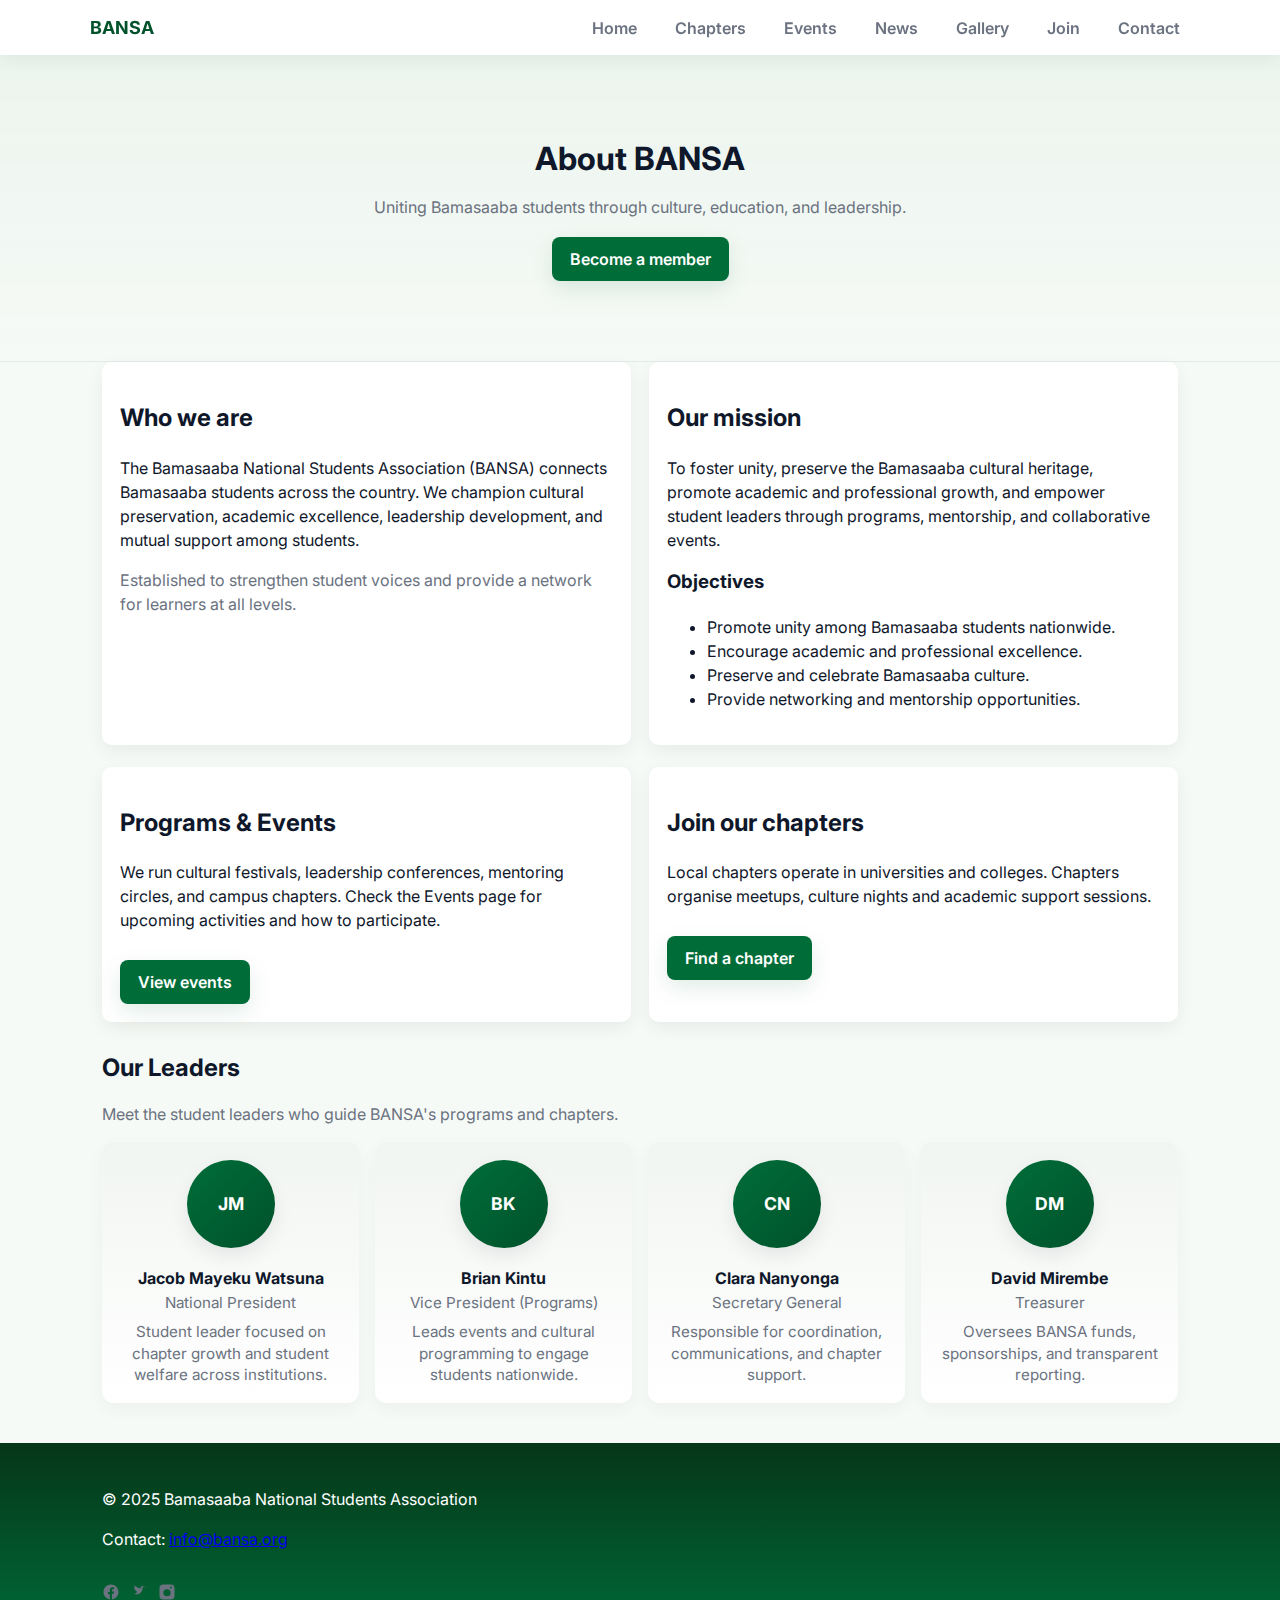
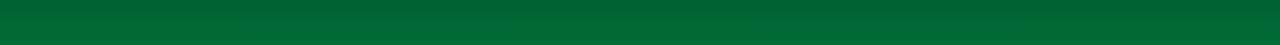
<file: about.html>
<!DOCTYPE html>
<html lang="en">
  <head>
    <meta charset="UTF-8" />
    <meta name="viewport" content="width=device-width, initial-scale=1.0" />
    <title>About | BANSA</title>
    <link rel="stylesheet" href="assets/css/style.css" />
  </head>
  <body>
    <header>
      <div class="container nav">
        <a href="index.html" class="logo">BANSA</a>
        <button class="nav-toggle" aria-label="Toggle navigation">
          <span class="hamburger" aria-hidden="true"></span>
        </button>
        <nav>
          <ul>
            <li><a href="index.html">Home</a></li>
            <li><a href="chapters.html">Chapters</a></li>
            <li><a href="events.html">Events</a></li>
            <li><a href="news.html">News</a></li>
            <li><a href="gallery.html">Gallery</a></li>
            <li><a href="join.html">Join</a></li>
            <li><a href="contact.html">Contact</a></li>
          </ul>
        </nav>
      </div>
    </header>

    <section class="hero" aria-hidden="false">
      <div class="container">
        <h1>About BANSA</h1>
        <p class="muted">
          Uniting Bamasaaba students through culture, education, and leadership.
        </p>
        <a href="join.html" class="btn">Become a member</a>
      </div>
    </section>

    <section class="about" aria-label="About BANSA">
      <div class="container">
        <div class="grid">
          <div class="card">
            <h2>Who we are</h2>
            <p>
              The Bamasaaba National Students Association (BANSA) connects
              Bamasaaba students across the country. We champion cultural
              preservation, academic excellence, leadership development, and
              mutual support among students.
            </p>
            <p class="muted">
              Established to strengthen student voices and provide a network for
              learners at all levels.
            </p>
          </div>

          <div class="card">
            <h2>Our mission</h2>
            <p>
              To foster unity, preserve the Bamasaaba cultural heritage, promote
              academic and professional growth, and empower student leaders
              through programs, mentorship, and collaborative events.
            </p>
            <h3 style="margin-top: 12px">Objectives</h3>
            <ul>
              <li>Promote unity among Bamasaaba students nationwide.</li>
              <li>Encourage academic and professional excellence.</li>
              <li>Preserve and celebrate Bamasaaba culture.</li>
              <li>Provide networking and mentorship opportunities.</li>
            </ul>
          </div>
        </div>

        <div style="margin-top: 22px" class="grid">
          <div class="card">
            <h2>Programs & Events</h2>
            <p>
              We run cultural festivals, leadership conferences, mentoring
              circles, and campus chapters. Check the Events page for upcoming
              activities and how to participate.
            </p>
            <a
              class="btn"
              href="events.html"
              style="margin-top: 12px; display: inline-block"
              >View events</a
            >
          </div>

          <div class="card">
            <h2>Join our chapters</h2>
            <p>
              Local chapters operate in universities and colleges. Chapters
              organise meetups, culture nights and academic support sessions.
            </p>
            <a
              class="btn"
              href="chapters.html"
              style="margin-top: 12px; display: inline-block"
              >Find a chapter</a
            >
          </div>
        </div>

        <section class="team" aria-labelledby="leaders-heading">
          <div style="margin-top: 18px">
            <h2 id="leaders-heading">Our Leaders</h2>
            <p class="muted">Meet the student leaders who guide BANSA's programs and chapters.</p>
            <div class="team-grid">
              <div class="leader-card">
                <div class="leader-avatar" aria-hidden="true">JM</div>
                <div class="leader-name">Jacob Mayeku Watsuna</div>
                <div class="leader-role">National President</div>
                <div class="leader-bio">Student leader focused on chapter growth and student welfare across institutions.</div>
              </div>

              <div class="leader-card">
                <div class="leader-avatar" aria-hidden="true">BK</div>
                <div class="leader-name">Brian Kintu</div>
                <div class="leader-role">Vice President (Programs)</div>
                <div class="leader-bio">Leads events and cultural programming to engage students nationwide.</div>
              </div>

              <div class="leader-card">
                <div class="leader-avatar" aria-hidden="true">CN</div>
                <div class="leader-name">Clara Nanyonga</div>
                <div class="leader-role">Secretary General</div>
                <div class="leader-bio">Responsible for coordination, communications, and chapter support.</div>
              </div>

              <div class="leader-card">
                <div class="leader-avatar" aria-hidden="true">DM</div>
                <div class="leader-name">David Mirembe</div>
                <div class="leader-role">Treasurer</div>
                <div class="leader-bio">Oversees BANSA funds, sponsorships, and transparent reporting.</div>
              </div>
            </div>
          </div>
        </section>
        </div>
      </div>
    </section>

    <footer>
      <div class="container">
        <p>© 2025 Bamasaaba National Students Association</p>
        <p>
          Contact: <a href="mailto:info@bansa.org">info@bansa.org</a>
        </p>
        <p class="social-links" aria-label="Follow BANSA on social media">
          <a class="social-link" href="#" aria-label="BANSA on Facebook">
            <svg viewBox="0 0 24 24" aria-hidden="true"><path d="M22 12.07C22 6.48 17.52 2 11.93 2S2 6.48 2 12.07C2 17.1 5.66 21.21 10.44 21.95v-7.04H8.07v-2.8h2.37V9.41c0-2.34 1.4-3.63 3.55-3.63 1.03 0 2.1.18 2.1.18v2.31h-1.18c-1.16 0-1.52.72-1.52 1.46v1.75h2.58l-.41 2.8h-2.17V21.95C18.34 21.21 22 17.1 22 12.07z"/></svg>
          </a>
          <a class="social-link" href="#" aria-label="BANSA on Twitter">
            <svg viewBox="0 0 24 24" aria-hidden="true"><path d="M22 5.92c-.63.28-1.3.47-2.01.56.72-.43 1.27-1.11 1.53-1.92-.67.4-1.41.69-2.2.85C18.56 4.5 17.7 4 16.77 4c-1.44 0-2.61 1.17-2.61 2.61 0 .2.02.4.06.59C11.7 7.04 8.29 5.6 6.1 3.16c-.22.38-.35.82-.35 1.29 0 .89.45 1.67 1.13 2.13-.53-.02-1.03-.16-1.47-.4v.04c0 1.24.88 2.27 2.05 2.5-.21.06-.43.09-.66.09-.16 0-.32-.02-.47-.05.32 1 1.24 1.73 2.33 1.75C9.7 13.46 8 14.08 6.16 14.08c-.4 0-.79-.02-1.17-.07 1.16.75 2.54 1.19 4.02 1.19 4.83 0 7.47-4 7.47-7.47v-.34c.51-.37.95-.82 1.3-1.34-.47.21-.98.36-1.52.43.55-.33.96-.85 1.16-1.47z"/></svg>
          </a>
          <a class="social-link" href="#" aria-label="BANSA on Instagram">
            <svg viewBox="0 0 24 24" aria-hidden="true"><path d="M7 2h10a5 5 0 0 1 5 5v10a5 5 0 0 1-5 5H7a5 5 0 0 1-5-5V7a5 5 0 0 1 5-5zm5 6.2A4.8 4.8 0 1 0 16.8 13 4.8 4.8 0 0 0 12 8.2zm5.2-3.4a1.2 1.2 0 1 0 1.2 1.2 1.2 1.2 0 0 0-1.2-1.2z"/></svg>
          </a>
        </p>
      </div>
    </footer>
    <script src="assets/js/main.js"></script>
  </body>
</html>
</file>
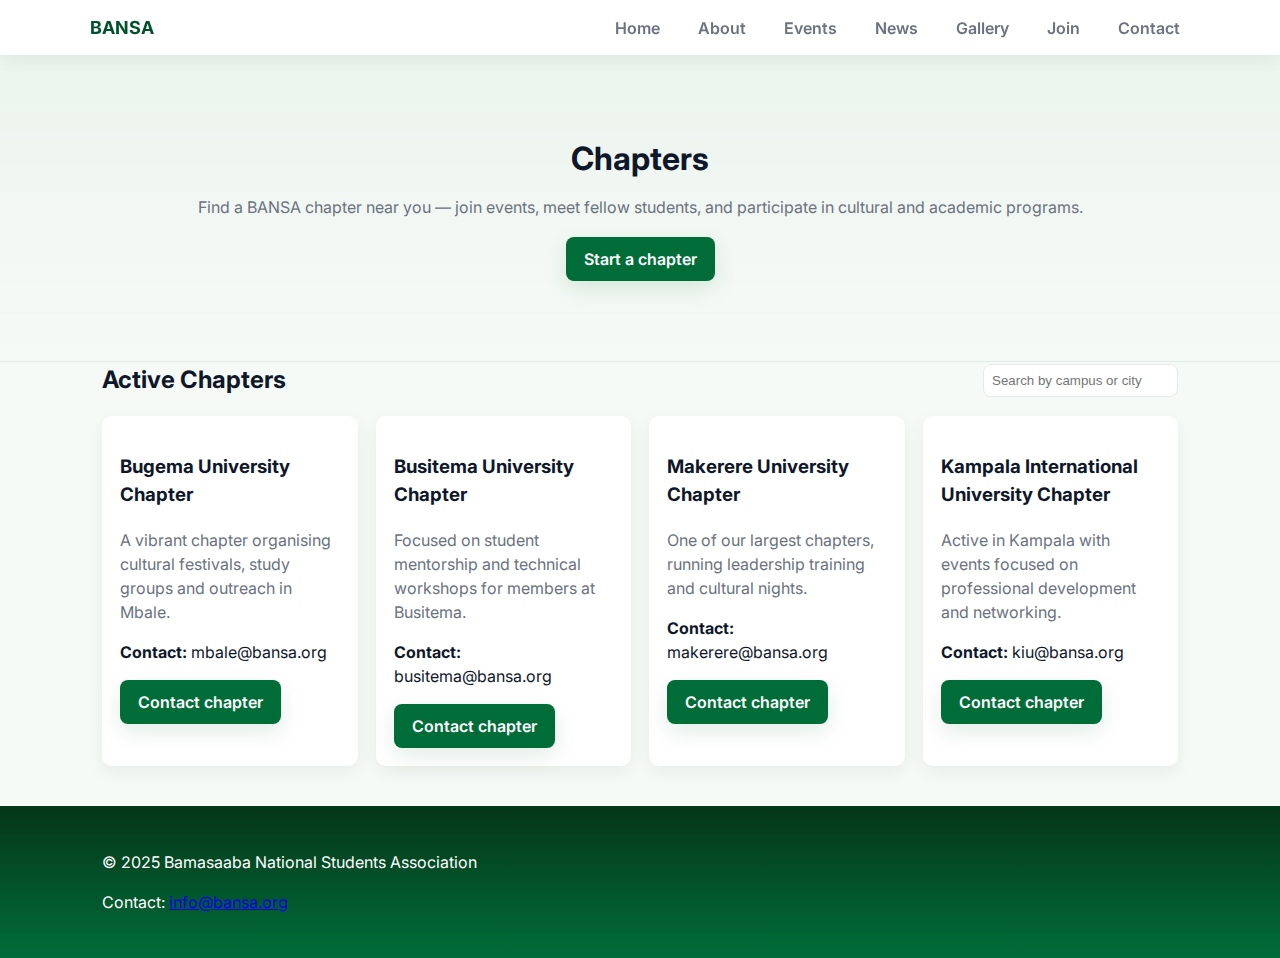
<file: chapters.html>
<!DOCTYPE html>
<html lang="en">
  <head>
    <meta charset="UTF-8" />
    <meta name="viewport" content="width=device-width, initial-scale=1.0" />
    <title>Chapters | BANSA</title>
    <link rel="stylesheet" href="assets/css/style.css" />
  </head>
  <body>
    <header>
      <div class="container nav">
        <a href="index.html" class="logo">BANSA</a>
        <button class="nav-toggle" aria-label="Toggle navigation">
          <span class="hamburger" aria-hidden="true"></span>
        </button>
        <nav>
          <ul>
            <li><a href="index.html">Home</a></li>
            <li><a href="about.html">About</a></li>
            <li><a href="events.html">Events</a></li>
            <li><a href="news.html">News</a></li>
            <li><a href="gallery.html">Gallery</a></li>
            <li><a href="join.html">Join</a></li>
            <li><a href="contact.html">Contact</a></li>
          </ul>
        </nav>
      </div>
    </header>

    <section class="hero">
      <div class="container">
        <h1>Chapters</h1>
        <p class="muted">
          Find a BANSA chapter near you — join events, meet fellow students, and
          participate in cultural and academic programs.
        </p>
        <a href="join.html" class="btn">Start a chapter</a>
      </div>
    </section>

    <section class="chapters" aria-label="Chapters list">
      <div class="container">
        <div
          style="
            display: flex;
            align-items: center;
            justify-content: space-between;
            gap: 12px;
            flex-wrap: wrap;
          "
        >
          <h2 style="margin: 0">Active Chapters</h2>
          <div>
            <label class="sr-only" for="chapter-search">Search chapters</label>
            <input
              id="chapter-search"
              type="search"
              placeholder="Search by campus or city"
              style="
                padding: 8px;
                border-radius: 8px;
                border: 1px solid #e6e9ef;
              "
            />
          </div>
        </div>

        <div class="grid" style="margin-top: 18px">
          <article class="card" data-chapter="Mbale">
            <h3>Bugema University Chapter</h3>
            <p class="muted">
              A vibrant chapter organising cultural festivals, study groups and
              outreach in Mbale.
            </p>
            <p style="margin-top: 8px">
              <strong>Contact:</strong> mbale@bansa.org
            </p>
            <div
              style="
                margin-top: 12px;
                display: flex;
                gap: 8px;
                align-items: center;
              "
            >
              <a class="btn" href="contact.html">Contact chapter</a>
            </div>
          </article>

          <article class="card" data-chapter="Busitema">
            <h3>Busitema University Chapter</h3>
            <p class="muted">
              Focused on student mentorship and technical workshops for members
              at Busitema.
            </p>
            <p style="margin-top: 8px">
              <strong>Contact:</strong> busitema@bansa.org
            </p>
            <div
              style="
                margin-top: 12px;
                display: flex;
                gap: 8px;
                align-items: center;
              "
            >
              <a class="btn" href="contact.html">Contact chapter</a>
            </div>
          </article>

          <article class="card" data-chapter="Makerere">
            <h3>Makerere University Chapter</h3>
            <p class="muted">
              One of our largest chapters, running leadership training and
              cultural nights.
            </p>
            <p style="margin-top: 8px">
              <strong>Contact:</strong> makerere@bansa.org
            </p>
            <div
              style="
                margin-top: 12px;
                display: flex;
                gap: 8px;
                align-items: center;
              "
            >
              <a class="btn" href="contact.html">Contact chapter</a>
            </div>
          </article>

          <article class="card" data-chapter="KIU">
            <h3>Kampala International University Chapter</h3>
            <p class="muted">
              Active in Kampala with events focused on professional development
              and networking.
            </p>
            <p style="margin-top: 8px">
              <strong>Contact:</strong> kiu@bansa.org
            </p>
            <div
              style="
                margin-top: 12px;
                display: flex;
                gap: 8px;
                align-items: center;
              "
            >
              <a class="btn" href="contact.html">Contact chapter</a>
            </div>
          </article>
        </div>
      </div>
    </section>

    <footer>
      <div class="container">
        <p>© 2025 Bamasaaba National Students Association</p>
        <p>Contact: <a href="mailto:info@bansa.org">info@bansa.org</a></p>
      </div>
    </footer>
    <script src="assets/js/main.js"></script>
  </body>
</html>
</file>
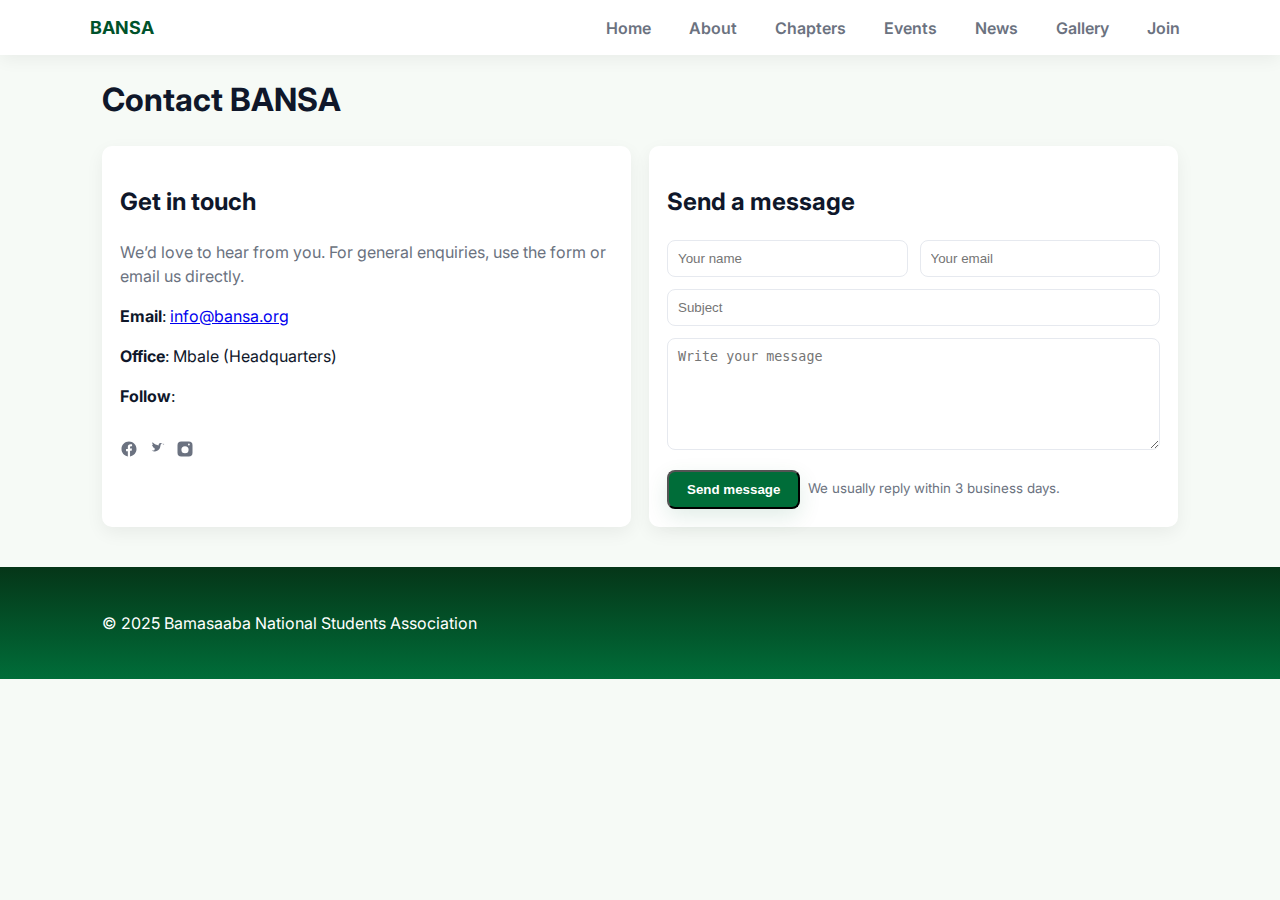
<file: contact.html>
<!DOCTYPE html>
<html lang="en">
  <head>
    <meta charset="UTF-8" />
    <meta name="viewport" content="width=device-width, initial-scale=1.0" />
    <title>Contact | BANSA</title>
    <link rel="stylesheet" href="assets/css/style.css" />
  </head>
  <body>
    <header>
      <div class="container nav">
        <a href="index.html" class="logo">BANSA</a>
        <button class="nav-toggle" aria-label="Toggle navigation">
          <span class="hamburger" aria-hidden="true"></span>
        </button>
        <nav>
          <ul>
            <li><a href="index.html">Home</a></li>
            <li><a href="about.html">About</a></li>
            <li><a href="chapters.html">Chapters</a></li>
            <li><a href="events.html">Events</a></li>
            <li><a href="news.html">News</a></li>
            <li><a href="gallery.html">Gallery</a></li>
            <li><a href="join.html">Join</a></li>
          </ul>
        </nav>
      </div>
    </header>

    <section class="contact" role="region" aria-label="Contact BANSA">
      <div class="container">
        <h1>Contact BANSA</h1>
        <div class="grid">
          <div class="card">
            <h2>Get in touch</h2>
            <p class="muted">
              We’d love to hear from you. For general enquiries, use the form or
              email us directly.
            </p>
            <p>
              <strong>Email</strong>:
              <a href="mailto:info@bansa.org">info@bansa.org</a>
            </p>
            <p><strong>Office</strong>: Mbale (Headquarters)</p>
            <p><strong>Follow</strong>:</p>
            <p class="social-links" aria-label="Follow BANSA on social media">
              <a class="social-link" href="#" aria-label="BANSA on Facebook">
                <svg viewBox="0 0 24 24" aria-hidden="true">
                  <path
                    d="M22 12.07C22 6.48 17.52 2 11.93 2S2 6.48 2 12.07C2 17.1 5.66 21.21 10.44 21.95v-7.04H8.07v-2.8h2.37V9.41c0-2.34 1.4-3.63 3.55-3.63 1.03 0 2.1.18 2.1.18v2.31h-1.18c-1.16 0-1.52.72-1.52 1.46v1.75h2.58l-.41 2.8h-2.17V21.95C18.34 21.21 22 17.1 22 12.07z"
                  />
                </svg>
              </a>
              <a class="social-link" href="#" aria-label="BANSA on Twitter">
                <svg viewBox="0 0 24 24" aria-hidden="true">
                  <path
                    d="M22 5.92c-.63.28-1.3.47-2.01.56.72-.43 1.27-1.11 1.53-1.92-.67.4-1.41.69-2.2.85C18.56 4.5 17.7 4 16.77 4c-1.44 0-2.61 1.17-2.61 2.61 0 .2.02.4.06.59C11.7 7.04 8.29 5.6 6.1 3.16c-.22.38-.35.82-.35 1.29 0 .89.45 1.67 1.13 2.13-.53-.02-1.03-.16-1.47-.4v.04c0 1.24.88 2.27 2.05 2.5-.21.06-.43.09-.66.09-.16 0-.32-.02-.47-.05.32 1 1.24 1.73 2.33 1.75C9.7 13.46 8 14.08 6.16 14.08c-.4 0-.79-.02-1.17-.07 1.16.75 2.54 1.19 4.02 1.19 4.83 0 7.47-4 7.47-7.47v-.34c.51-.37.95-.82 1.3-1.34-.47.21-.98.36-1.52.43.55-.33.96-.85 1.16-1.47z"
                  />
                </svg>
              </a>
              <a class="social-link" href="#" aria-label="BANSA on Instagram">
                <svg viewBox="0 0 24 24" aria-hidden="true">
                  <path
                    d="M7 2h10a5 5 0 0 1 5 5v10a5 5 0 0 1-5 5H7a5 5 0 0 1-5-5V7a5 5 0 0 1 5-5zm5 6.2A4.8 4.8 0 1 0 16.8 13 4.8 4.8 0 0 0 12 8.2zm5.2-3.4a1.2 1.2 0 1 0 1.2 1.2 1.2 1.2 0 0 0-1.2-1.2z"
                  />
                </svg>
              </a>
            </p>
          </div>

          <div class="card" aria-labelledby="contact-form-heading">
            <h2 id="contact-form-heading">Send a message</h2>
            <form id="contactForm" method="post" novalidate>
              <div style="display: flex; gap: 12px; flex-wrap: wrap">
                <label style="flex: 1 1 200px">
                  <span class="sr-only">Your name</span>
                  <input
                    name="name"
                    type="text"
                    placeholder="Your name"
                    required
                    style="
                      width: 100%;
                      padding: 10px;
                      border-radius: 8px;
                      border: 1px solid #e6e9ef;
                    "
                  />
                </label>
                <label style="flex: 1 1 200px">
                  <span class="sr-only">Your email</span>
                  <input
                    name="email"
                    type="email"
                    placeholder="Your email"
                    required
                    style="
                      width: 100%;
                      padding: 10px;
                      border-radius: 8px;
                      border: 1px solid #e6e9ef;
                    "
                  />
                </label>
              </div>
              <div style="margin-top: 12px">
                <input
                  name="subject"
                  type="text"
                  placeholder="Subject"
                  style="
                    width: 100%;
                    padding: 10px;
                    border-radius: 8px;
                    border: 1px solid #e6e9ef;
                  "
                />
              </div>
              <div style="margin-top: 12px">
                <label class="sr-only">Message</label>
                <textarea
                  name="message"
                  rows="6"
                  placeholder="Write your message"
                  required
                  style="
                    width: 100%;
                    padding: 10px;
                    border-radius: 8px;
                    border: 1px solid #e6e9ef;
                  "
                ></textarea>
              </div>
              <div
                style="
                  margin-top: 14px;
                  display: flex;
                  gap: 8px;
                  align-items: center;
                "
              >
                <button type="submit" class="btn">Send message</button>
                <small class="muted"
                  >We usually reply within 3 business days.</small
                >
              </div>
            </form>
          </div>
        </div>
      </div>
    </section>

    <footer>
      <div class="container">
        <p>© 2025 Bamasaaba National Students Association</p>
      </div>
    </footer>
    <script src="assets/js/main.js"></script>
  </body>
</html>
</file>
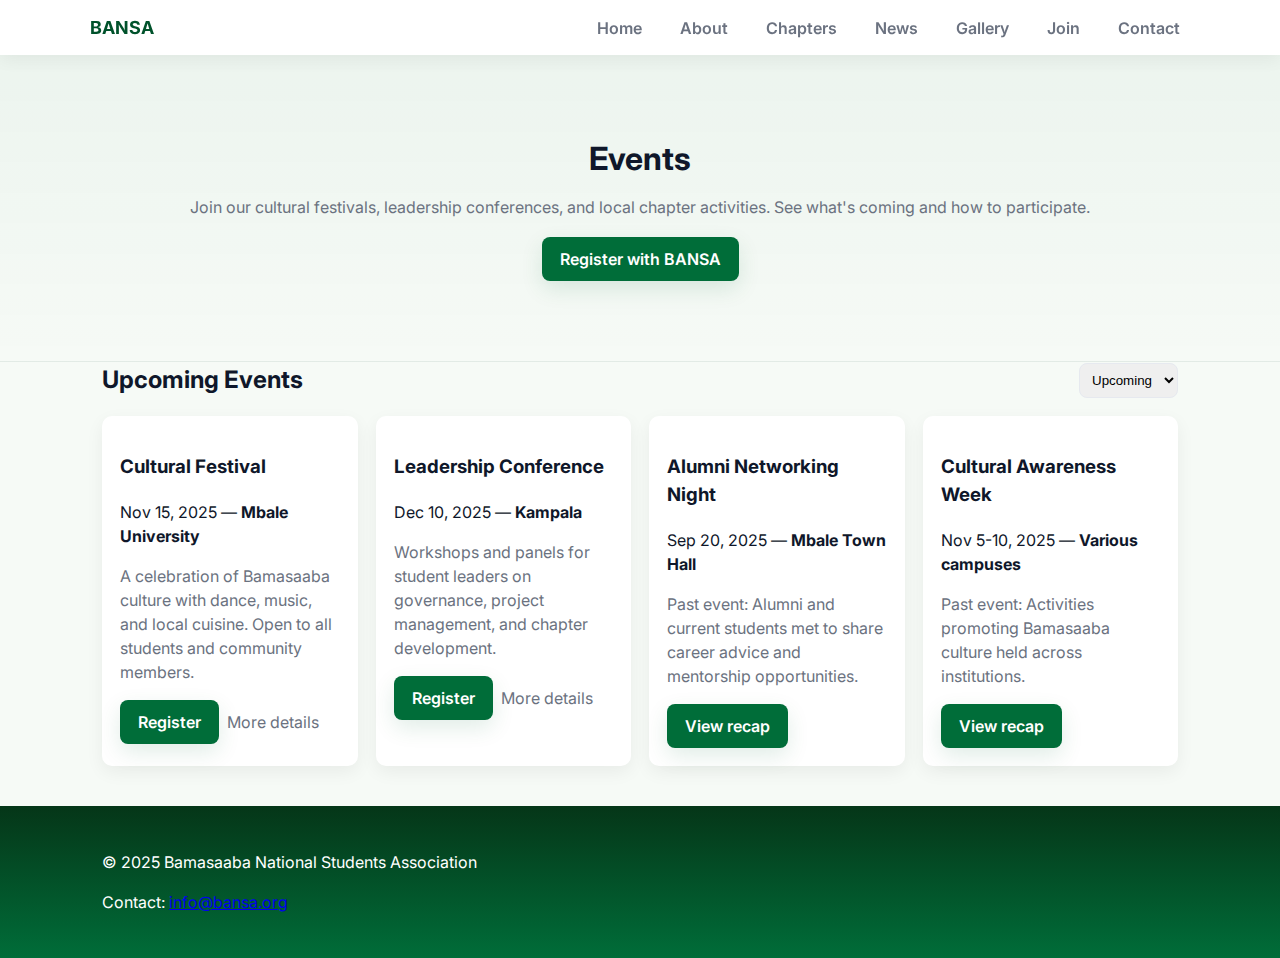
<file: events.html>
<!DOCTYPE html>
<html lang="en">
  <head>
    <meta charset="UTF-8" />
    <meta name="viewport" content="width=device-width, initial-scale=1.0" />
    <title>Events | BANSA</title>
    <link rel="stylesheet" href="assets/css/style.css" />
  </head>
  <body>
    <header>
      <div class="container nav">
        <a href="index.html" class="logo">BANSA</a>
        <button class="nav-toggle" aria-label="Toggle navigation">
          <span class="hamburger" aria-hidden="true"></span>
        </button>
        <nav>
          <ul>
            <li><a href="index.html">Home</a></li>
            <li><a href="about.html">About</a></li>
            <li><a href="chapters.html">Chapters</a></li>
            <li><a href="news.html">News</a></li>
            <li><a href="gallery.html">Gallery</a></li>
            <li><a href="join.html">Join</a></li>
            <li><a href="contact.html">Contact</a></li>
          </ul>
        </nav>
      </div>
    </header>

    <section class="hero">
      <div class="container">
        <h1>Events</h1>
        <p class="muted">
          Join our cultural festivals, leadership conferences, and local chapter
          activities. See what's coming and how to participate.
        </p>
        <a href="join.html" class="btn">Register with BANSA</a>
      </div>
    </section>

    <section class="events" aria-label="Events list">
      <div class="container">
        <div
          style="
            display: flex;
            align-items: center;
            justify-content: space-between;
            gap: 12px;
            flex-wrap: wrap;
          "
        >
          <h2 style="margin: 0">Upcoming Events</h2>
          <div>
            <label class="sr-only" for="filter">Filter events</label>
            <select
              id="filter"
              name="filter"
              style="
                padding: 8px;
                border-radius: 8px;
                border: 1px solid #e6e9ef;
              "
            >
              <option value="all">All events</option>
              <option value="upcoming" selected>Upcoming</option>
              <option value="past">Past</option>
            </select>
          </div>
        </div>

        <div class="grid" style="margin-top: 18px">
          <article class="card" aria-labelledby="evt1">
            <h3 id="evt1">Cultural Festival</h3>
            <p>
              <time datetime="2025-11-15">Nov 15, 2025</time> —
              <strong>Mbale University</strong>
            </p>
            <p class="muted">
              A celebration of Bamasaaba culture with dance, music, and local
              cuisine. Open to all students and community members.
            </p>
            <div
              style="
                margin-top: 12px;
                display: flex;
                gap: 8px;
                align-items: center;
              "
            >
              <a class="btn" href="join.html">Register</a>
              <a href="#" style="color: var(--muted); text-decoration: none"
                >More details</a
              >
            </div>
          </article>

          <article class="card" aria-labelledby="evt2">
            <h3 id="evt2">Leadership Conference</h3>
            <p>
              <time datetime="2025-12-10">Dec 10, 2025</time> —
              <strong>Kampala</strong>
            </p>
            <p class="muted">
              Workshops and panels for student leaders on governance, project
              management, and chapter development.
            </p>
            <div
              style="
                margin-top: 12px;
                display: flex;
                gap: 8px;
                align-items: center;
              "
            >
              <a class="btn" href="join.html">Register</a>
              <a href="#" style="color: var(--muted); text-decoration: none"
                >More details</a
              >
            </div>
          </article>

          <article class="card" aria-labelledby="evt3">
            <h3 id="evt3">Alumni Networking Night</h3>
            <p>
              <time datetime="2025-09-20">Sep 20, 2025</time> —
              <strong>Mbale Town Hall</strong>
            </p>
            <p class="muted">
              Past event: Alumni and current students met to share career advice
              and mentorship opportunities.
            </p>
            <div
              style="
                margin-top: 12px;
                display: flex;
                gap: 8px;
                align-items: center;
              "
            >
              <a class="btn" href="events.html">View recap</a>
            </div>
          </article>

          <article class="card" aria-labelledby="evt4">
            <h3 id="evt4">Cultural Awareness Week</h3>
            <p>
              <time datetime="2025-11-05">Nov 5-10, 2025</time> —
              <strong>Various campuses</strong>
            </p>
            <p class="muted">
              Past event: Activities promoting Bamasaaba culture held across
              institutions.
            </p>
            <div
              style="
                margin-top: 12px;
                display: flex;
                gap: 8px;
                align-items: center;
              "
            >
              <a class="btn" href="events.html">View recap</a>
            </div>
          </article>
        </div>
      </div>
    </section>

    <footer>
      <div class="container">
        <p>© 2025 Bamasaaba National Students Association</p>
        <p>Contact: <a href="mailto:info@bansa.org">info@bansa.org</a></p>
      </div>
    </footer>
    <script src="assets/js/main.js"></script>
  </body>
</html>
</file>
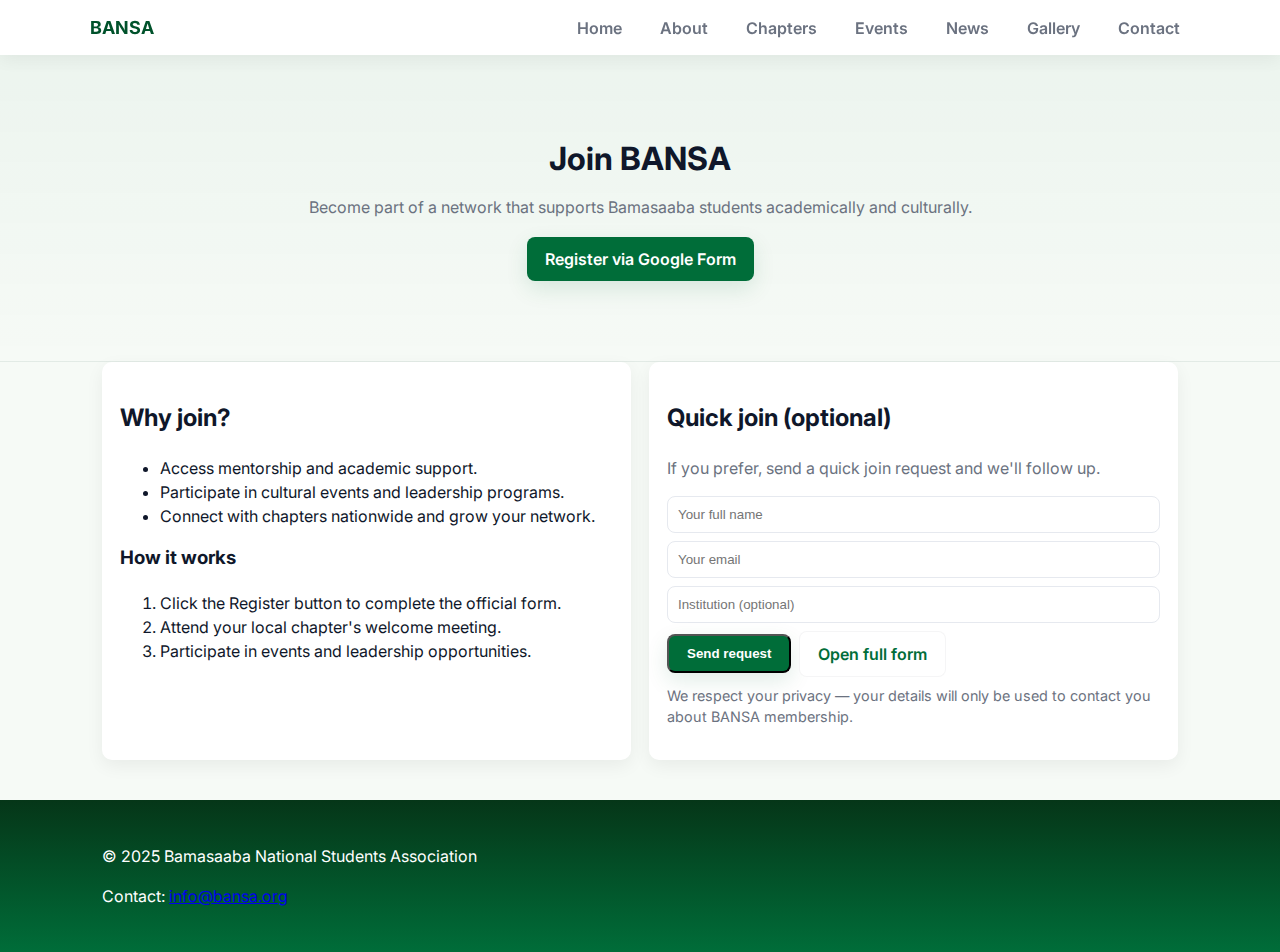
<file: join.html>
<!DOCTYPE html>
<html lang="en">
  <head>
    <meta charset="UTF-8" />
    <meta name="viewport" content="width=device-width, initial-scale=1.0" />
    <title>Join | BANSA</title>
    <link rel="stylesheet" href="assets/css/style.css" />
  </head>
  <body>
    <header>
      <div class="container nav">
        <a href="index.html" class="logo">BANSA</a>
        <button class="nav-toggle" aria-label="Toggle navigation">
          <span class="hamburger" aria-hidden="true"></span>
        </button>
        <nav>
          <ul>
            <li><a href="index.html">Home</a></li>
            <li><a href="about.html">About</a></li>
            <li><a href="chapters.html">Chapters</a></li>
            <li><a href="events.html">Events</a></li>
            <li><a href="news.html">News</a></li>
            <li><a href="gallery.html">Gallery</a></li>
            <li><a href="contact.html">Contact</a></li>
          </ul>
        </nav>
      </div>
    </header>

    <section class="hero">
      <div class="container">
        <h1>Join BANSA</h1>
        <p class="muted">
          Become part of a network that supports Bamasaaba students academically
          and culturally.
        </p>
        <a
          href="https://forms.gle/your-google-form-link"
          target="_blank"
          class="btn"
          >Register via Google Form</a
        >
      </div>
    </section>

    <section class="join" aria-label="Join BANSA">
      <div class="container">
        <div class="grid">
          <div class="card">
            <h2>Why join?</h2>
            <ul>
              <li>Access mentorship and academic support.</li>
              <li>Participate in cultural events and leadership programs.</li>
              <li>Connect with chapters nationwide and grow your network.</li>
            </ul>
            <h3 style="margin-top: 12px">How it works</h3>
            <ol>
              <li>Click the Register button to complete the official form.</li>
              <li>Attend your local chapter's welcome meeting.</li>
              <li>Participate in events and leadership opportunities.</li>
            </ol>
          </div>

          <div class="card">
            <h2>Quick join (optional)</h2>
            <p class="muted">
              If you prefer, send a quick join request and we'll follow up.
            </p>
            <!--
              Quick join form: if you want serverless submissions, set
              the `data-endpoint` attribute on the form to your Formspree
              endpoint (e.g. https://formspree.io/f/your-form-id) or any
              HTTP endpoint that accepts JSON. If left empty, the form will
              fall back to opening the user's email client (mailto).
            -->
            <form
              id="quickJoinForm"
              data-endpoint="https://formspree.io/f/xqawzpbq"
            >
              <label class="sr-only" for="q-name">Name</label>
              <input
                id="q-name"
                name="name"
                type="text"
                placeholder="Your full name"
                required
                style="
                  width: 100%;
                  padding: 10px;
                  border-radius: 8px;
                  border: 1px solid #e6e9ef;
                  margin-bottom: 8px;
                "
              />
              <label class="sr-only" for="q-email">Email</label>
              <input
                id="q-email"
                name="email"
                type="email"
                placeholder="Your email"
                required
                style="
                  width: 100%;
                  padding: 10px;
                  border-radius: 8px;
                  border: 1px solid #e6e9ef;
                  margin-bottom: 8px;
                "
              />
              <label class="sr-only" for="q-institution">Institution</label>
              <input
                id="q-institution"
                name="institution"
                type="text"
                placeholder="Institution (optional)"
                style="
                  width: 100%;
                  padding: 10px;
                  border-radius: 8px;
                  border: 1px solid #e6e9ef;
                  margin-bottom: 8px;
                "
              />
              <div style="display: flex; gap: 8px; align-items: center">
                <button type="submit" class="btn" id="quickJoinSubmit">
                  <span class="btn-text">Send request</span>
                  <span
                    class="loader"
                    aria-hidden="true"
                    style="display: none; margin-left: 8px"
                  ></span>
                </button>
                <a
                  href="https://forms.gle/your-google-form-link"
                  target="_blank"
                  class="btn"
                  style="
                    background: #fff;
                    color: var(--accent);
                    box-shadow: none;
                    border: 1px solid rgba(2, 6, 23, 0.04);
                  "
                  >Open full form</a
                >
              </div>
              <p
                id="quickJoinMsg"
                class="muted"
                style="margin-top: 10px; display: none"
              ></p>
            </form>
            <!-- Inline success modal (hidden by default). Shown on successful submission. -->
            <div
              id="joinModal"
              class="modal"
              role="dialog"
              aria-modal="true"
              aria-hidden="true"
            >
              <div class="modal-content" role="document">
                <button class="modal-close" aria-label="Close">×</button>
                <div class="modal-body">
                  <h3>Thank you!</h3>
                  <p class="modal-message">We'll be in touch soon.</p>
                  <div
                    style="
                      margin-top: 12px;
                      display: flex;
                      gap: 8px;
                      justify-content: flex-end;
                    "
                  >
                    <button class="btn modal-ok">Close</button>
                  </div>
                </div>
              </div>
            </div>
            <p style="margin-top: 8px; font-size: 0.9rem" class="muted">
              We respect your privacy — your details will only be used to
              contact you about BANSA membership.
            </p>
          </div>
        </div>
      </div>
    </section>

    <footer>
      <div class="container">
        <p>© 2025 Bamasaaba National Students Association</p>
        <p>Contact: <a href="mailto:info@bansa.org">info@bansa.org</a></p>
      </div>
    </footer>
    <script src="assets/js/main.js"></script>
  </body>
</html>
</file>
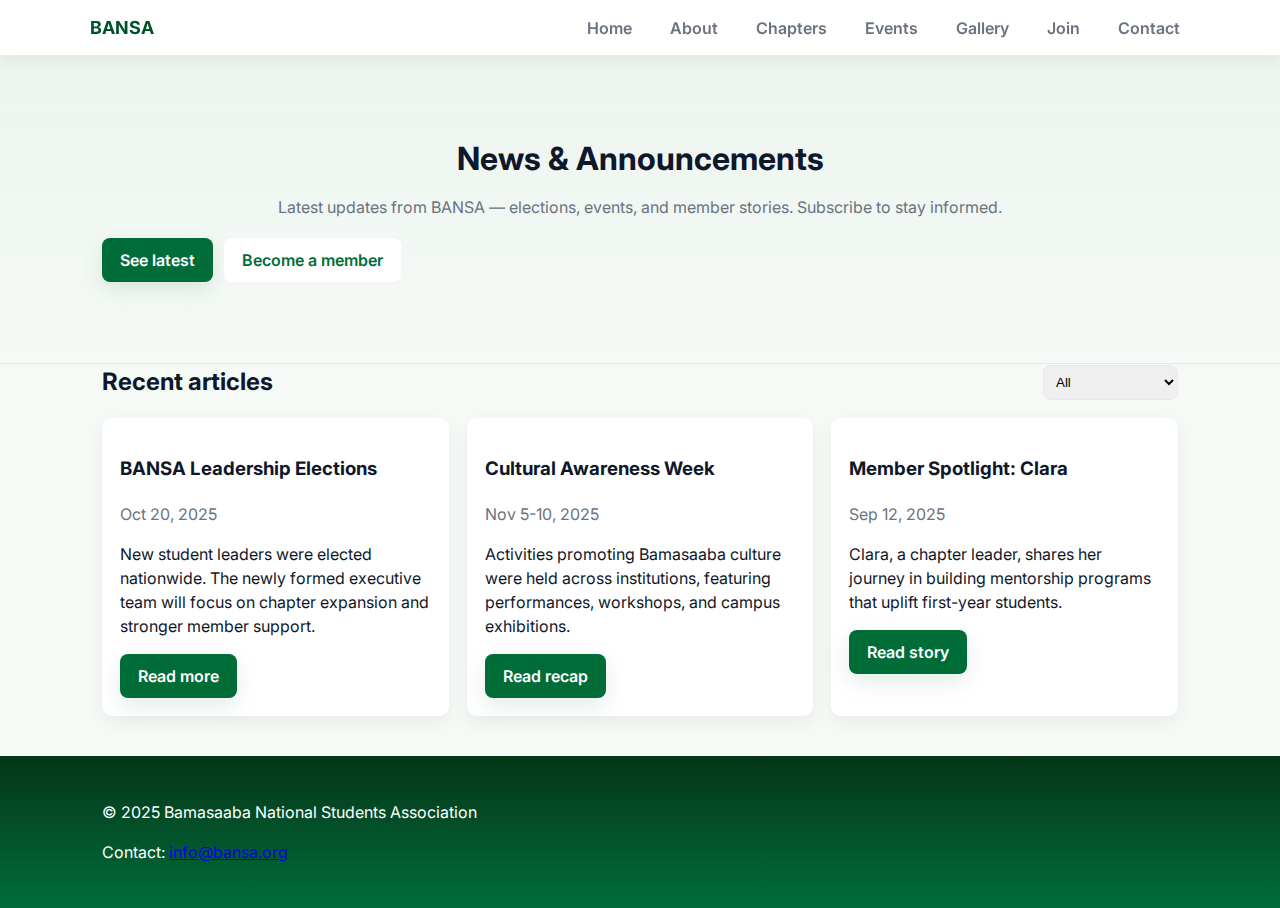
<file: news.html>
<!DOCTYPE html>
<html lang="en">
  <head>
    <meta charset="UTF-8" />
    <meta name="viewport" content="width=device-width, initial-scale=1.0" />
    <title>News | BANSA</title>
    <link rel="stylesheet" href="assets/css/style.css" />
  </head>
  <body>
    <header>
      <div class="container nav">
        <a href="index.html" class="logo">BANSA</a>
        <button class="nav-toggle" aria-label="Toggle navigation">
          <span class="hamburger" aria-hidden="true"></span>
        </button>
        <nav>
          <ul>
            <li><a href="index.html">Home</a></li>
            <li><a href="about.html">About</a></li>
            <li><a href="chapters.html">Chapters</a></li>
            <li><a href="events.html">Events</a></li>
            <li><a href="gallery.html">Gallery</a></li>
            <li><a href="join.html">Join</a></li>
            <li><a href="contact.html">Contact</a></li>
          </ul>
        </nav>
      </div>
    </header>

    <section class="hero">
      <div class="container">
        <h1>News & Announcements</h1>
        <p class="muted">
          Latest updates from BANSA — elections, events, and member stories.
          Subscribe to stay informed.
        </p>
        <div
          style="
            margin-top: 12px;
            display: flex;
            gap: 10px;
            flex-wrap: wrap;
            align-items: center;
          "
        >
          <a class="btn" href="#news-list">See latest</a>
          <a
            class="btn"
            href="join.html"
            style="
              background: #fff;
              color: var(--accent);
              box-shadow: none;
              border: 1px solid rgba(2, 6, 23, 0.04);
            "
            >Become a member</a
          >
        </div>
      </div>
    </section>

    <section id="news-list" class="news" aria-label="News list">
      <div class="container">
        <div
          style="
            display: flex;
            align-items: center;
            justify-content: space-between;
            gap: 12px;
            flex-wrap: wrap;
          "
        >
          <h2 style="margin: 0">Recent articles</h2>
          <div>
            <label class="sr-only" for="news-filter">Filter news</label>
            <select
              id="news-filter"
              style="
                padding: 8px;
                border-radius: 8px;
                border: 1px solid #e6e9ef;
              "
            >
              <option value="all">All</option>
              <option value="announcements">Announcements</option>
              <option value="events">Events</option>
              <option value="stories">Member stories</option>
            </select>
          </div>
        </div>

        <div class="grid" style="margin-top: 18px">
          <article
            class="card"
            aria-labelledby="news1"
            data-type="announcements"
          >
            <h3 id="news1">BANSA Leadership Elections</h3>
            <p class="muted"><time datetime="2025-10-20">Oct 20, 2025</time></p>
            <p>
              New student leaders were elected nationwide. The newly formed
              executive team will focus on chapter expansion and stronger member
              support.
            </p>
            <div
              style="
                margin-top: 12px;
                display: flex;
                gap: 8px;
                align-items: center;
              "
            >
              <a class="btn" href="#">Read more</a>
            </div>
          </article>

          <article class="card" aria-labelledby="news2" data-type="events">
            <h3 id="news2">Cultural Awareness Week</h3>
            <p class="muted">
              <time datetime="2025-11-05">Nov 5-10, 2025</time>
            </p>
            <p>
              Activities promoting Bamasaaba culture were held across
              institutions, featuring performances, workshops, and campus
              exhibitions.
            </p>
            <div
              style="
                margin-top: 12px;
                display: flex;
                gap: 8px;
                align-items: center;
              "
            >
              <a class="btn" href="#">Read recap</a>
            </div>
          </article>

          <article class="card" aria-labelledby="news3" data-type="stories">
            <h3 id="news3">Member Spotlight: Clara</h3>
            <p class="muted"><time datetime="2025-09-12">Sep 12, 2025</time></p>
            <p>
              Clara, a chapter leader, shares her journey in building mentorship
              programs that uplift first-year students.
            </p>
            <div
              style="
                margin-top: 12px;
                display: flex;
                gap: 8px;
                align-items: center;
              "
            >
              <a class="btn" href="#">Read story</a>
            </div>
          </article>
        </div>
      </div>
    </section>

    <footer>
      <div class="container">
        <p>© 2025 Bamasaaba National Students Association</p>
        <p>Contact: <a href="mailto:info@bansa.org">info@bansa.org</a></p>
      </div>
    </footer>
    <script src="assets/js/main.js"></script>
  </body>
</html>
</file>
<file: assets/css/style.css>
/* Modernized stylesheet */
@import url("https://fonts.googleapis.com/css2?family=Inter:wght@300;400;600;700&display=swap");

:root {
  --bg: #f6faf6;
  --surface: #ffffff;
  --muted: #6b7280;
  --accent: #006d39;
  --accent-600: #00522b;
  --radius: 10px;
  --container: 1100px;
}

* {
  box-sizing: border-box;
}
html,
body {
  height: 100%;
}
body {
  margin: 0;
  font-family: "Inter", system-ui, -apple-system, "Segoe UI", Roboto,
    "Helvetica Neue", Arial;
  background: var(--bg);
  color: #0f172a;
  -webkit-font-smoothing: antialiased;
  -moz-osx-font-smoothing: grayscale;
  line-height: 1.5;
}

.container {
  width: 90%;
  max-width: var(--container);
  margin: 0 auto;
  padding: 0 12px;
}

header {
  background: var(--surface);
  position: sticky;
  top: 0;
  z-index: 40;
  box-shadow: 0 4px 18px rgba(2, 6, 23, 0.06);
}

.nav {
  display: flex;
  align-items: center;
  justify-content: space-between;
  gap: 16px;
  padding: 14px 0;
}

.logo {
  font-weight: 700;
  color: var(--accent-600);
  text-decoration: none;
  font-size: 1.125rem;
}

nav ul {
  list-style: none;
  margin: 0;
  padding: 0;
  display: flex;
  gap: 18px;
  align-items: center;
}

nav a {
  color: var(--muted);
  text-decoration: none;
  font-weight: 600;
  padding: 8px 10px;
  border-radius: 8px;
}

.team {
  margin-top: 28px;
}
.team h2 {
  margin: 0 0 12px;
}
.team-grid {
  display: grid;
  grid-template-columns: repeat(auto-fit, minmax(180px, 1fr));
  gap: 16px;
  margin-top: 12px;
}
.leader-card {
  display: flex;
  flex-direction: column;
  align-items: center;
  text-align: center;
  padding: 18px;
  border-radius: 12px;
  background: linear-gradient(180deg, rgba(2, 6, 23, 0.02), #fff);
  box-shadow: 0 6px 18px rgba(2, 6, 23, 0.04);
}
.leader-avatar {
  width: 88px;
  height: 88px;
  border-radius: 50%;
  display: flex;
  align-items: center;
  justify-content: center;
  background: linear-gradient(135deg, var(--accent), var(--accent-600));
  color: #fff;
  font-weight: 700;
  font-size: 1.1rem;
  margin-bottom: 12px;
  box-shadow: 0 8px 20px rgba(2, 6, 23, 0.08);
}
.leader-name {
  font-weight: 700;
  margin: 6px 0 2px;
}
.leader-role {
  color: var(--muted);
  font-size: 0.95rem;
  margin-bottom: 6px;
}
.leader-bio {
  font-size: 0.95rem;
  color: var(--muted);
  line-height: 1.4;
}
nav a:hover,
nav a:focus {
  background: rgba(0, 0, 0, 0.04);
  color: var(--accent-600);
  outline: none;
}

.nav-toggle {
  display: none;
  background: transparent;
  border: 0;
  cursor: pointer;
  padding: 8px;
}

.hamburger {
  width: 22px;
  height: 2px;
  background: var(--accent-600);
  display: block;
  position: relative;
}
.hamburger::before,
.hamburger::after {
  content: "";
  position: absolute;
  left: 0;
  width: 22px;
  height: 2px;
  background: var(--accent-600);
}
.hamburger::before {
  top: -6px;
}
.hamburger::after {
  top: 6px;
}

.hero {
  background: linear-gradient(
    180deg,
    rgba(0, 109, 57, 0.04),
    rgba(255, 255, 255, 0)
  );
  text-align: center;
  padding: 80px 20px;
  border-bottom: 1px solid rgba(2, 6, 23, 0.04);
}
.hero h1 {
  font-size: 2rem;
  margin: 0 0 12px;
}
.hero p {
  color: var(--muted);
  margin: 0 0 18px;
}

.btn {
  display: inline-block;
  background: var(--accent);
  color: #fff;
  padding: 10px 18px;
  border-radius: 8px;
  text-decoration: none;
  font-weight: 600;
  box-shadow: 0 8px 22px rgba(0, 109, 57, 0.12);
}

.grid {
  display: grid;
  grid-template-columns: repeat(auto-fit, minmax(240px, 1fr));
  gap: 18px;
}

.card {
  background: var(--surface);
  padding: 18px;
  border-radius: var(--radius);
  box-shadow: 0 6px 18px rgba(2, 6, 23, 0.06);
}

footer {
  background: linear-gradient(180deg, #053618, var(--accent));
  color: #fff;
  padding: 28px 0;
  margin-top: 40px;
}

/* Responsive: collapse nav on small screens */
@media (max-width: 900px) {
  .nav-toggle {
    display: inline-flex;
  }
  nav ul {
    display: none;
    position: absolute;
    right: 12px;
    top: 64px;
    background: var(--surface);
    flex-direction: column;
    padding: 12px;
    border-radius: 12px;
    box-shadow: 0 8px 30px rgba(2, 6, 23, 0.12);
  }
  nav ul.open {
    display: flex;
  }
  nav a {
    padding: 10px 14px;
  }
}

/* minor helpers */
.muted {
  color: var(--muted);
}
.sr-only {
  position: absolute;
  width: 1px;
  height: 1px;
  padding: 0;
  margin: -1px;
  overflow: hidden;
  clip: rect(0, 0, 0, 0);
  white-space: nowrap;
  border: 0;
}

/* Gallery */
.gallery-grid {
  display: grid;
  grid-template-columns: repeat(auto-fit, minmax(200px, 1fr));
  gap: 16px;
}
.gallery-item {
  border-radius: 12px;
  overflow: hidden;
  background: var(--surface);
  box-shadow: 0 6px 18px rgba(2, 6, 23, 0.04);
  display: flex;
  flex-direction: column;
}
.gallery-item img {
  width: 100%;
  height: 220px;
  object-fit: cover;
  display: block;
}
.gallery-item figcaption {
  padding: 10px 12px;
  color: var(--muted);
  font-size: 0.95rem;
}

/* Modal (inline success dialog) */
.modal {
  display: none;
  position: fixed;
  inset: 0;
  background: rgba(2, 6, 23, 0.4);
  align-items: center;
  justify-content: center;
  z-index: 120;
  padding: 20px;
}
.modal.open {
  display: flex;
}
.modal-content {
  width: 100%;
  max-width: 520px;
  background: var(--surface);
  border-radius: 12px;
  box-shadow: 0 18px 60px rgba(2, 6, 23, 0.18);
  padding: 18px;
  position: relative;
}
.modal-close {
  position: absolute;
  top: 8px;
  right: 10px;
  background: transparent;
  border: 0;
  font-size: 1.4rem;
  cursor: pointer;
  color: var(--muted);
}
.modal-body h3 {
  margin: 0 0 6px;
}
.modal-message {
  color: var(--muted);
}

/* Small loader used while sending */
.loader {
  width: 18px;
  height: 18px;
  border-radius: 50%;
  border: 2px solid rgba(0, 0, 0, 0.08);
  border-top-color: var(--accent);
  animation: spin 0.8s linear infinite;
  display: inline-block;
  vertical-align: middle;
}
@keyframes spin {
  to {
    transform: rotate(360deg);
  }
}
/* Button loading/disabled states */
.btn[disabled],
.btn.disabled {
  opacity: 0.65;
  cursor: not-allowed;
}
.btn .loader {
  display: none; /* shown by JS when active */
}

/* Social links styling */
.social-links {
  display: inline-flex;
  gap: 10px;
  align-items: center;
}
.social-link {
  color: var(--muted);
  text-decoration: none;
  display: inline-flex;
  align-items: center;
  gap: 8px;
  font-weight: 600;
}
.social-link svg {
  width: 18px;
  height: 18px;
  display: block;
  fill: currentColor;
}
.social-link:hover,
.social-link:focus {
  color: var(--accent-600);
}
</file>
